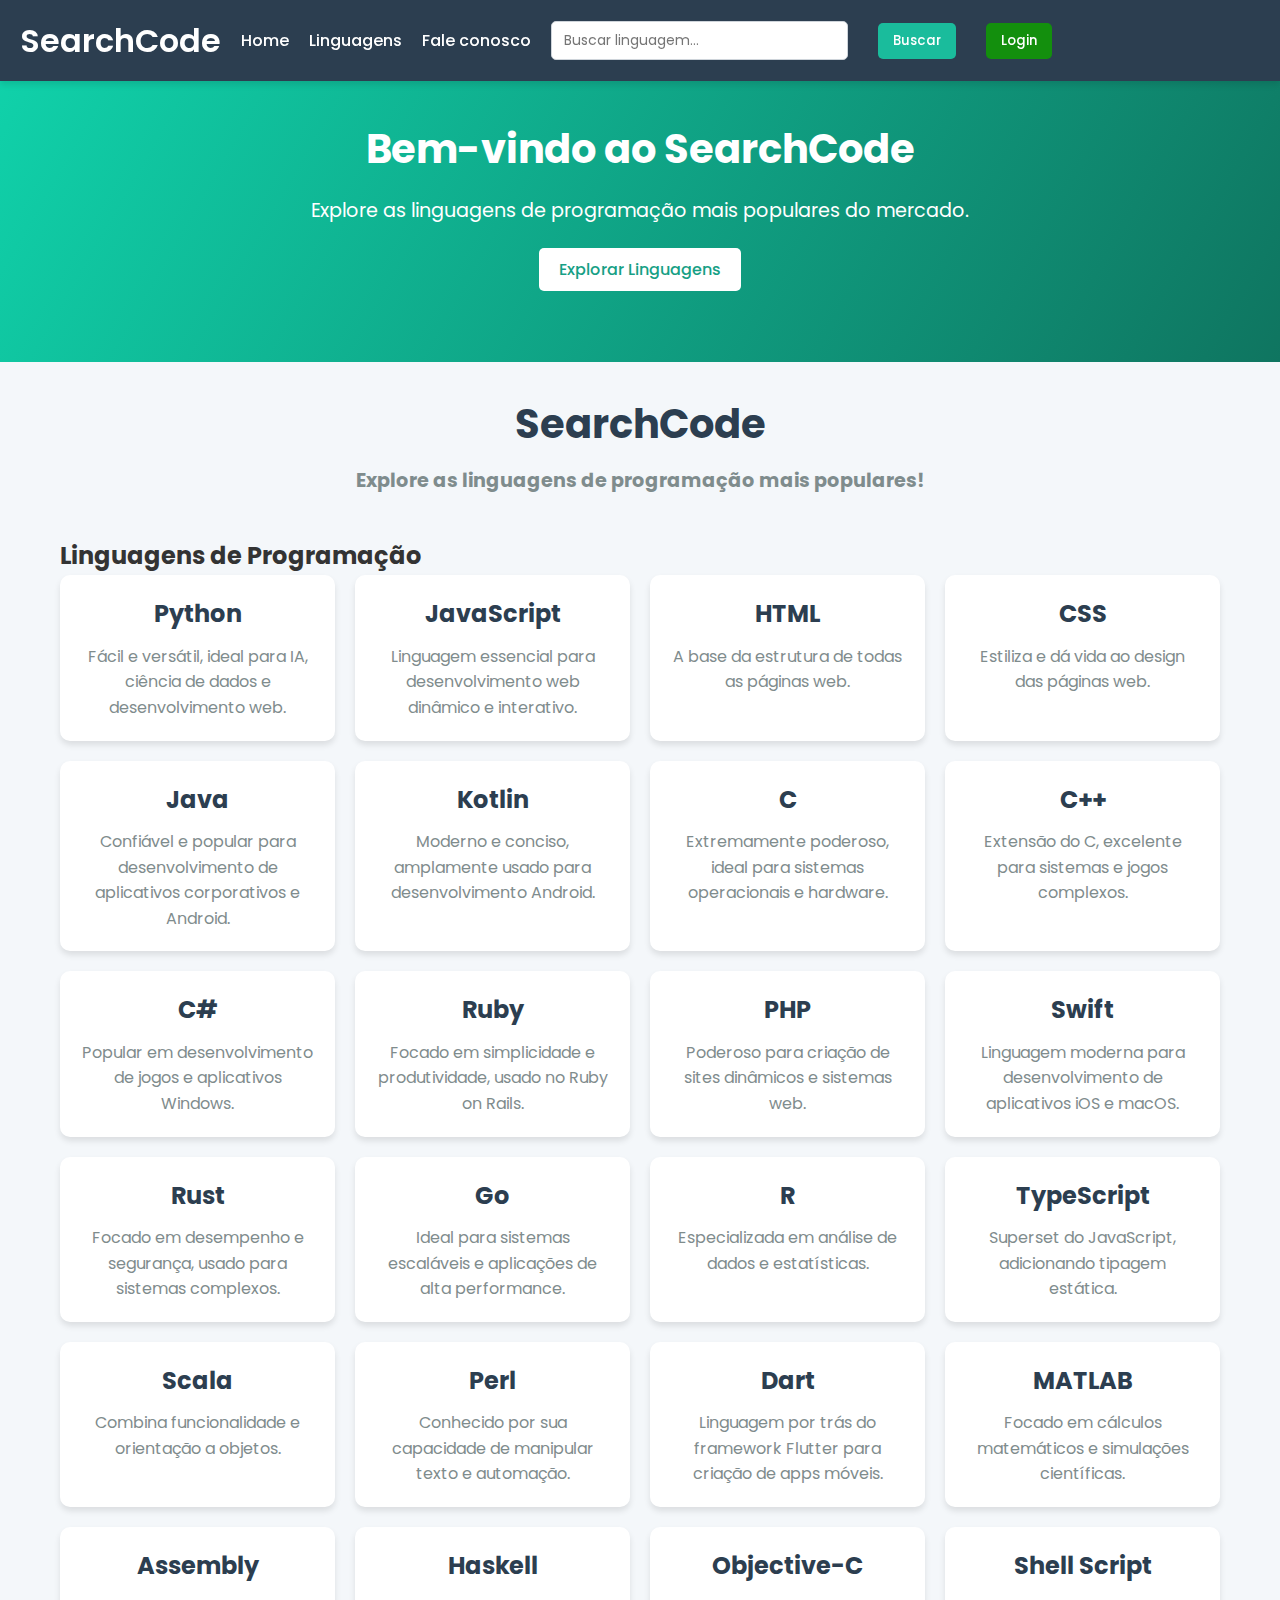
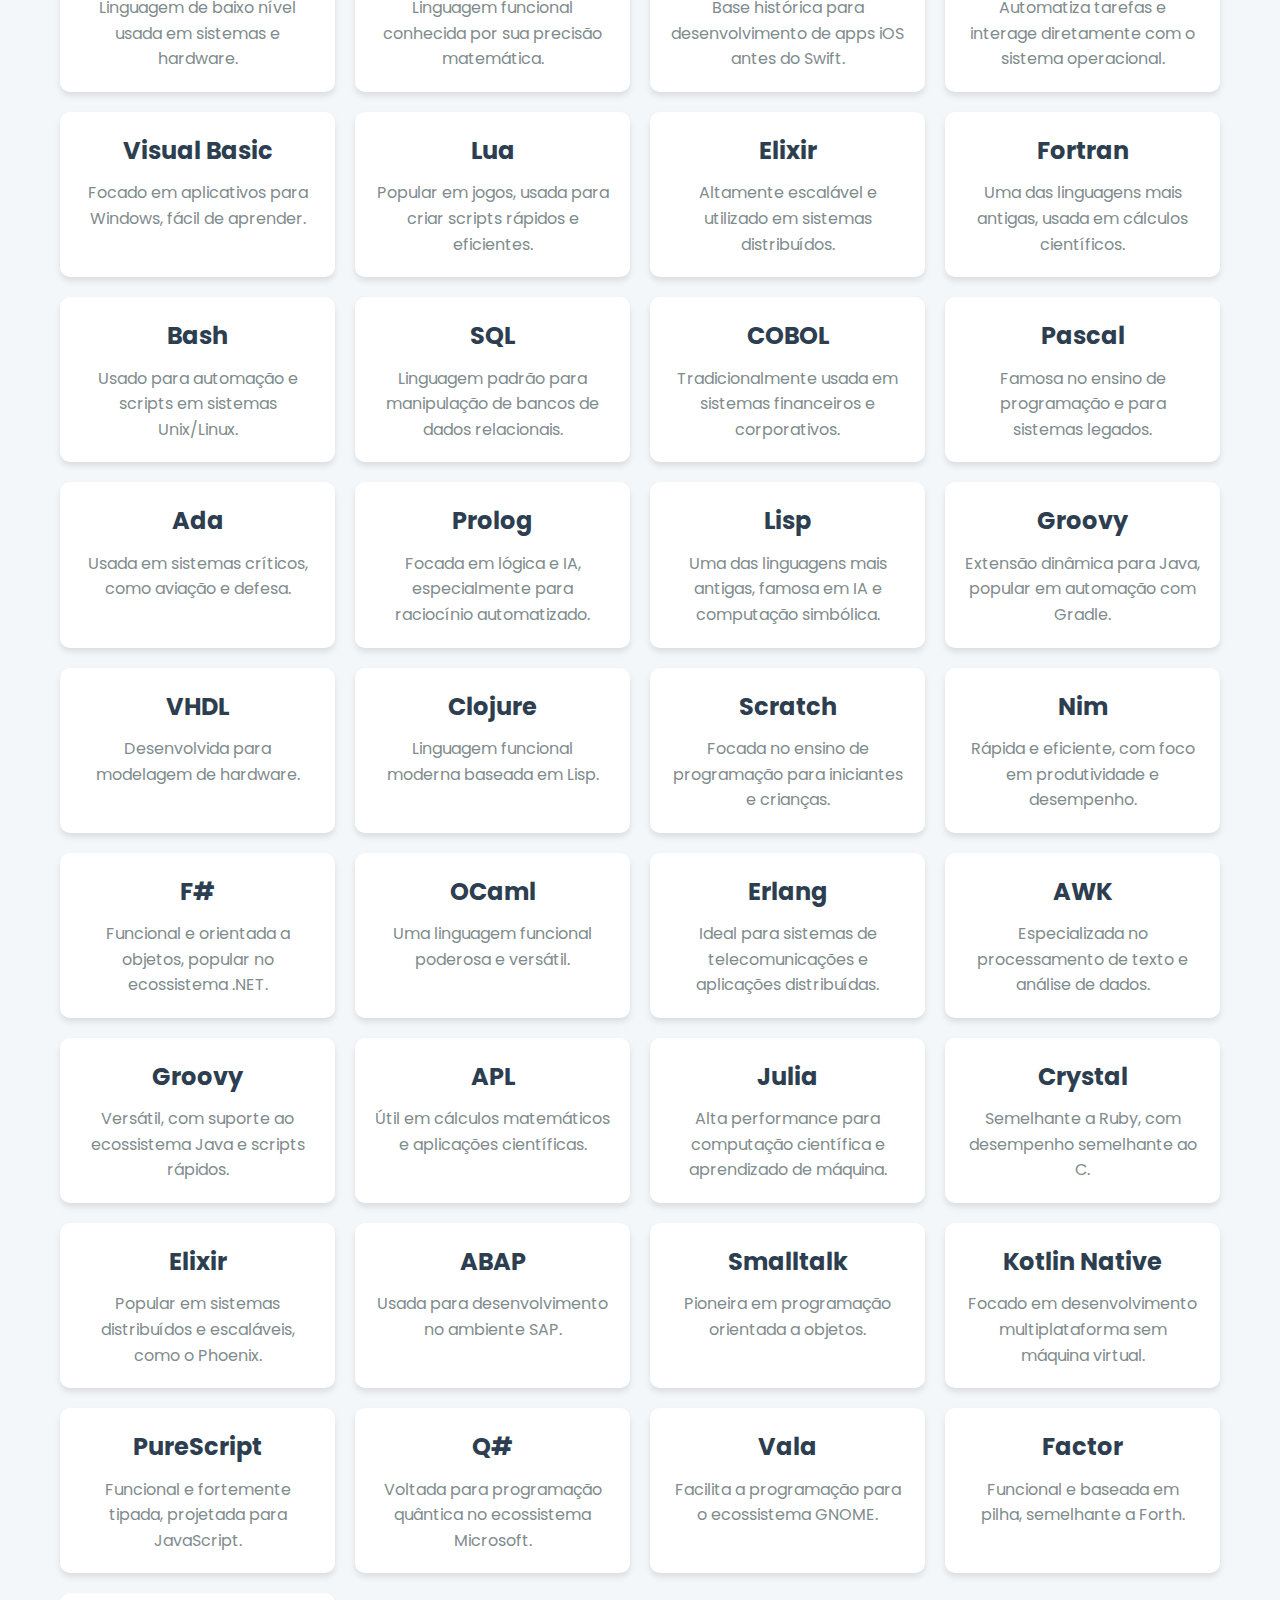
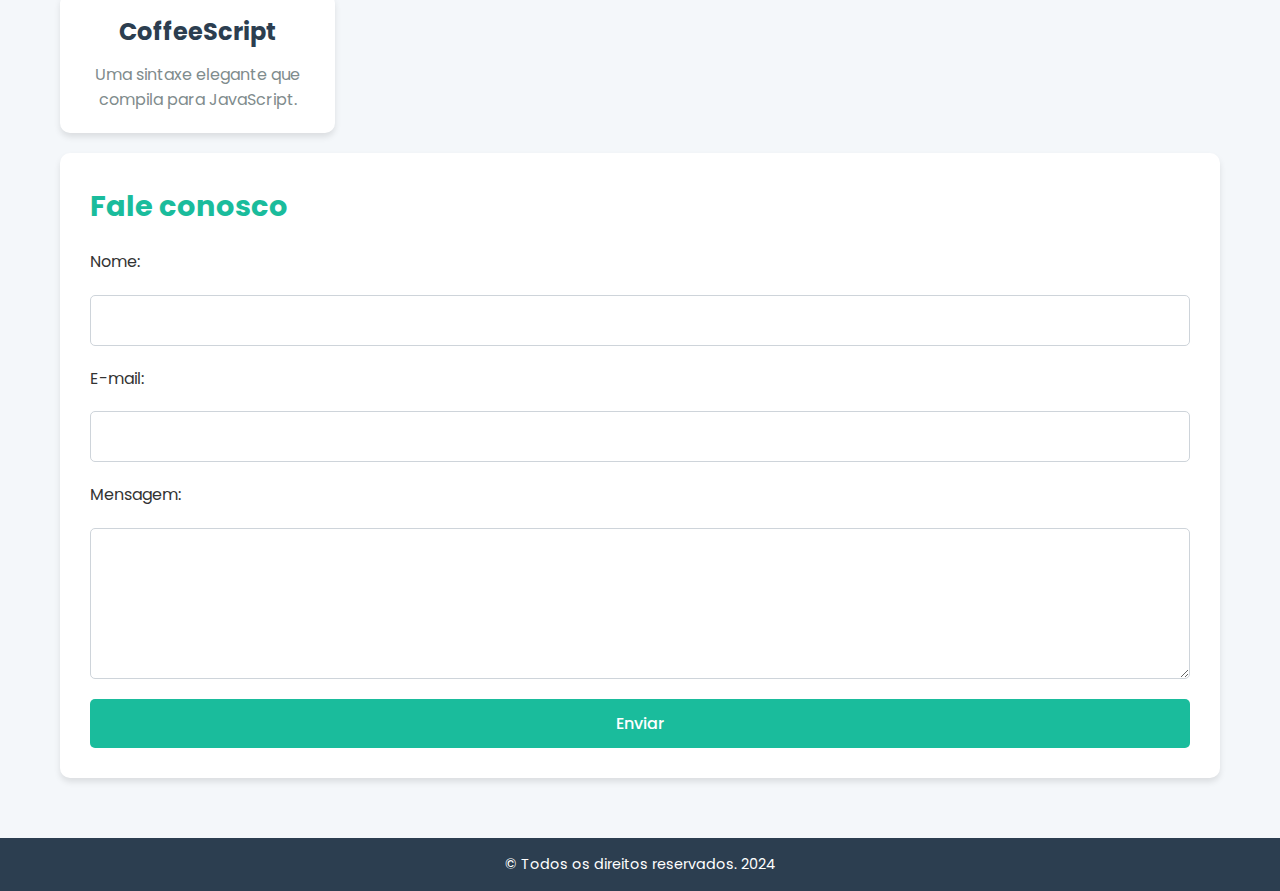
<file: SearchCode/SearchCode/index.html>
<!DOCTYPE html>
<html lang="pt-br">
  <head>
    <meta charset="UTF-8" />
    <meta name="viewport" content="width=device-width, initial-scale=1.0" />
    <meta
      name="description"
      content="Descrição do MySite. Explore diversas linguagens de programação!"
    />
    <link rel="icon" type="image/png" href="favicon.png">
    <link rel="stylesheet" href="style.css" />
    <title>SearchCode - Linguagens de Programação</title>
  </head>
  <body>
    <header id="header">
      <nav>
        <h1><a href="#banner">SearchCode</a></h1>
        <a href="#main">Home</a>
        <a href="#languages">Linguagens</a>
        <a href="#contact">Fale conosco</a>
        <input type="search" id="search" placeholder="Buscar linguagem..." />
        <button id="searchBtn">Buscar</button>
        <a href="/main/login/login.html"><button id="loginBtn">Login</button></a>
      </nav>
    </header>

    <!-- Banner -->
    <section class="banner" id="banner">
      <div class="banner-content">
        <h1>Bem-vindo ao SearchCode</h1>
        <p>Explore as linguagens de programação mais populares do mercado.</p>
        <a href="#languages" class="btn">Explorar Linguagens</a>
      </div>
    </section>
    <main id="main">
      <section id="title" class="title">
        <h1>SearchCode</h1>
        <h3>Explore as linguagens de programação mais populares!</h3>
      </section>

      <section class="languages" id="languages">
        <h2 class="section-title">Linguagens de Programação</h2>
        <div class="card-container">
          <div class="card" id="python">
            <h3>Python</h3>
            <p>
              Fácil e versátil, ideal para IA, ciência de dados e
              desenvolvimento web.
            </p>
          </div>
          <div class="card" id="javascript">
            <h3>JavaScript</h3>
            <p>
              Linguagem essencial para desenvolvimento web dinâmico e
              interativo.
            </p>
          </div>
          <div class="card" id="html">
            <h3>HTML</h3>
            <p>A base da estrutura de todas as páginas web.</p>
          </div>
          <div class="card" id="css">
            <h3>CSS</h3>
            <p>Estiliza e dá vida ao design das páginas web.</p>
          </div>
          <div class="card" id="java">
            <h3>Java</h3>
            <p>
              Confiável e popular para desenvolvimento de aplicativos
              corporativos e Android.
            </p>
          </div>
          <div class="card" id="kotlin">
            <h3>Kotlin</h3>
            <p>
              Moderno e conciso, amplamente usado para desenvolvimento Android.
            </p>
          </div>
          <div class="card" id="c">
            <h3>C</h3>
            <p>
              Extremamente poderoso, ideal para sistemas operacionais e
              hardware.
            </p>
          </div>
          <div class="card" id="cpp">
            <h3>C++</h3>
            <p>Extensão do C, excelente para sistemas e jogos complexos.</p>
          </div>
          <div class="card" id="csharp">
            <h3>C#</h3>
            <p>Popular em desenvolvimento de jogos e aplicativos Windows.</p>
          </div>
          <div class="card" id="ruby">
            <h3>Ruby</h3>
            <p>
              Focado em simplicidade e produtividade, usado no Ruby on Rails.
            </p>
          </div>
          <div class="card" id="php">
            <h3>PHP</h3>
            <p>Poderoso para criação de sites dinâmicos e sistemas web.</p>
          </div>
          <div class="card" id="swift">
            <h3>Swift</h3>
            <p>
              Linguagem moderna para desenvolvimento de aplicativos iOS e macOS.
            </p>
          </div>
          <div class="card" id="rust">
            <h3>Rust</h3>
            <p>
              Focado em desempenho e segurança, usado para sistemas complexos.
            </p>
          </div>
          <div class="card" id="go">
            <h3>Go</h3>
            <p>
              Ideal para sistemas escaláveis e aplicações de alta performance.
            </p>
          </div>
          <div class="card" id="r">
            <h3>R</h3>
            <p>Especializada em análise de dados e estatísticas.</p>
          </div>
          <div class="card" id="typescript">
            <h3>TypeScript</h3>
            <p>Superset do JavaScript, adicionando tipagem estática.</p>
          </div>
          <div class="card" id="scala">
            <h3>Scala</h3>
            <p>Combina funcionalidade e orientação a objetos.</p>
          </div>
          <div class="card" id="perl">
            <h3>Perl</h3>
            <p>Conhecido por sua capacidade de manipular texto e automação.</p>
          </div>
          <div class="card" id="dart">
            <h3>Dart</h3>
            <p>
              Linguagem por trás do framework Flutter para criação de apps
              móveis.
            </p>
          </div>
          <div class="card" id="matlab">
            <h3>MATLAB</h3>
            <p>Focado em cálculos matemáticos e simulações científicas.</p>
          </div>
          <div class="card" id="assembly">
            <h3>Assembly</h3>
            <p>Linguagem de baixo nível usada em sistemas e hardware.</p>
          </div>
          <div class="card" id="haskell">
            <h3>Haskell</h3>
            <p>Linguagem funcional conhecida por sua precisão matemática.</p>
          </div>
          <div class="card" id="objective-c">
            <h3>Objective-C</h3>
            <p>
              Base histórica para desenvolvimento de apps iOS antes do Swift.
            </p>
          </div>
          <div class="card" id="shell-script">
            <h3>Shell Script</h3>
            <p>
              Automatiza tarefas e interage diretamente com o sistema
              operacional.
            </p>
          </div>
          <div class="card" id="visual-basic">
            <h3>Visual Basic</h3>
            <p>Focado em aplicativos para Windows, fácil de aprender.</p>
          </div>
          <div class="card" id="lua">
            <h3>Lua</h3>
            <p>
              Popular em jogos, usada para criar scripts rápidos e eficientes.
            </p>
          </div>
          <div class="card" id="elixir">
            <h3>Elixir</h3>
            <p>Altamente escalável e utilizado em sistemas distribuídos.</p>
          </div>
          <div class="card" id="fortran">
            <h3>Fortran</h3>
            <p>
              Uma das linguagens mais antigas, usada em cálculos científicos.
            </p>
          </div>
          <div class="card" id="bash">
            <h3>Bash</h3>
            <p>Usado para automação e scripts em sistemas Unix/Linux.</p>
          </div>
          <div class="card" id="sql">
            <h3>SQL</h3>
            <p>
              Linguagem padrão para manipulação de bancos de dados relacionais.
            </p>
          </div>
          <div class="card" id="cobol">
            <h3>COBOL</h3>
            <p>
              Tradicionalmente usada em sistemas financeiros e corporativos.
            </p>
          </div>
          <div class="card" id="pascal">
            <h3>Pascal</h3>
            <p>Famosa no ensino de programação e para sistemas legados.</p>
          </div>
          <div class="card" id="ada">
            <h3>Ada</h3>
            <p>Usada em sistemas críticos, como aviação e defesa.</p>
          </div>
          <div class="card" id="prolog">
            <h3>Prolog</h3>
            <p>
              Focada em lógica e IA, especialmente para raciocínio automatizado.
            </p>
          </div>
          <div class="card" id="lisp">
            <h3>Lisp</h3>
            <p>
              Uma das linguagens mais antigas, famosa em IA e computação
              simbólica.
            </p>
          </div>
          <div class="card" id="groovy">
            <h3>Groovy</h3>
            <p>Extensão dinâmica para Java, popular em automação com Gradle.</p>
          </div>
          <div class="card" id="vhdl">
            <h3>VHDL</h3>
            <p>Desenvolvida para modelagem de hardware.</p>
          </div>
          <div class="card" id="clojure">
            <h3>Clojure</h3>
            <p>Linguagem funcional moderna baseada em Lisp.</p>
          </div>
          <div class="card" id="scratch">
            <h3>Scratch</h3>
            <p>Focada no ensino de programação para iniciantes e crianças.</p>
          </div>
          <div class="card" id="nim">
            <h3>Nim</h3>
            <p>Rápida e eficiente, com foco em produtividade e desempenho.</p>
          </div>
          <div class="card" id="fsharp">
            <h3>F#</h3>
            <p>Funcional e orientada a objetos, popular no ecossistema .NET.</p>
          </div>
          <div class="card" id="ocaml">
            <h3>OCaml</h3>
            <p>Uma linguagem funcional poderosa e versátil.</p>
          </div>
          <div class="card" id="erlang">
            <h3>Erlang</h3>
            <p>
              Ideal para sistemas de telecomunicações e aplicações distribuídas.
            </p>
          </div>
          <div class="card" id="awk">
            <h3>AWK</h3>
            <p>Especializada no processamento de texto e análise de dados.</p>
          </div>
          <div class="card" id="groovy">
            <h3>Groovy</h3>
            <p>Versátil, com suporte ao ecossistema Java e scripts rápidos.</p>
          </div>
          <div class="card" id="apl">
            <h3>APL</h3>
            <p>Útil em cálculos matemáticos e aplicações científicas.</p>
          </div>
          <div class="card" id="julia">
            <h3>Julia</h3>
            <p>
              Alta performance para computação científica e aprendizado de
              máquina.
            </p>
          </div>
          <div class="card" id="crystal">
            <h3>Crystal</h3>
            <p>Semelhante a Ruby, com desempenho semelhante ao C.</p>
          </div>
          <div class="card" id="elixir">
            <h3>Elixir</h3>
            <p>
              Popular em sistemas distribuídos e escaláveis, como o Phoenix.
            </p>
          </div>
          <div class="card" id="abap">
            <h3>ABAP</h3>
            <p>Usada para desenvolvimento no ambiente SAP.</p>
          </div>
          <div class="card" id="smalltalk">
            <h3>Smalltalk</h3>
            <p>Pioneira em programação orientada a objetos.</p>
          </div>
          <div class="card" id="kotlin-native">
            <h3>Kotlin Native</h3>
            <p>
              Focado em desenvolvimento multiplataforma sem máquina virtual.
            </p>
          </div>
          <div class="card" id="purescript">
            <h3>PureScript</h3>
            <p>Funcional e fortemente tipada, projetada para JavaScript.</p>
          </div>
          <div class="card" id="qsharp">
            <h3>Q#</h3>
            <p>Voltada para programação quântica no ecossistema Microsoft.</p>
          </div>
          <div class="card" id="vala">
            <h3>Vala</h3>
            <p>Facilita a programação para o ecossistema GNOME.</p>
          </div>
          <div class="card" id="factor">
            <h3>Factor</h3>
            <p>Funcional e baseada em pilha, semelhante a Forth.</p>
          </div>
          <div class="card" id="coffeescript">
            <h3>CoffeeScript</h3>
            <p>Uma sintaxe elegante que compila para JavaScript.</p>
          </div>
        </div>
      </section>
      <section class="contact" id="contact">
        <h3>Fale conosco</h3>
        <form id="contactForm">
          <label for="name">Nome:</label>
          <input type="text" id="name" name="name" required />
          <label for="email">E-mail:</label>
          <input type="email" id="email" name="email" required />
          <label for="message">Mensagem:</label>
          <textarea id="message" name="message" rows="5" required></textarea>
          <button type="submit">Enviar</button>
        </form>
      </section>
    </main>
    <footer>
      <p>&copy; Todos os direitos reservados. 2024</p>
    </footer>
    <script src="script.js"></script>
  </body>
</html>
</file>
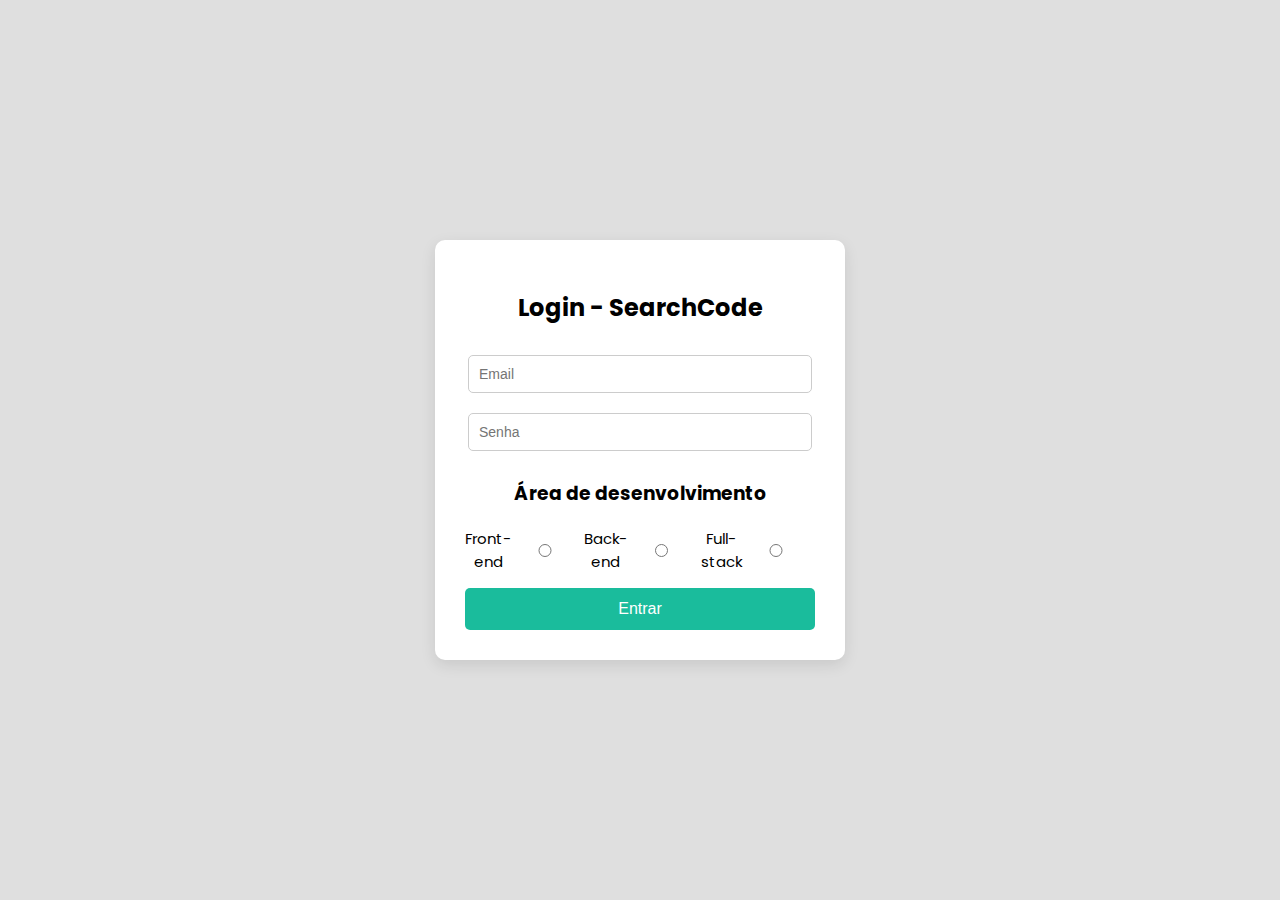
<file: SearchCode/login/login.html>
<!DOCTYPE html>
<html lang="en">
  <head>
    <meta charset="UTF-8" />
    <meta name="viewport" content="width=device-width, initial-scale=1.0" />
    <link rel="stylesheet" href="style.css" />
    <title>Login - SearchCode</title>
  </head>
  <body>
    <form id="main">
        <h2>Login - SearchCode</h2>
        <input type="email" name="email" placeholder="Email" required autocomplete="username" />
        <input type="password" name="password" placeholder="Senha" required autocomplete="current-password" />
        <h3>Área de desenvolvimento</h3>
        <div id="desenvolpment">
          <label for="front-end">Front-end</label>
          <input type="radio" name="dev" id="front-end" value="front-end" required />
          <label for="back-end">Back-end</label>
          <input type="radio" name="dev" id="back-end" value="back-end" required />
          <label for="full">Full-stack</label>
          <input type="radio" name="dev" id="full" value="full" required />
        </div>
        <button type="submit">Entrar</button>
    </form>
  </body>
</html>
</file>
<file: SearchCode/login/style.css>
@import url("https://fonts.googleapis.com/css2?family=Poppins:wght@300;400;500;600;700&display=swap");

body {
  font-family: "Poppins", sans-serif;
  background: #dfdfdf;
  display: flex;
  justify-content: center;
  align-items: center;
  height: 100vh;
  margin: 0;
}

#main {
  background-color: #fff;
  border-radius: 10px;
  box-shadow: 0 5px 15px rgba(0, 0, 0, 0.1);
  width: 100%;
  max-width: 350px;
  padding: 30px;
  text-align: center;
}

input {
  width: 92%;
  padding: 10px;
  margin: 10px 0;
  border-radius: 5px;
  border: 1px solid #ccc;
  font-size: 14px;
}

input:focus {
  border-color: #1abc9c;
  outline: none;
}

#desenvolpment {
  display: flex;
  justify-content: space-between;
  align-items: center;
  margin: 15px 0;
}

input[type="radio"] {
  margin-right: 5px;
}

label {
  font-size: 15px;
  display: flex;
  align-items: center;
  gap: 5px;
}

button {
  background-color: #1abc9c;
  color: #fff;
  padding: 12px;
  width: 100%;
  border: none;
  border-radius: 5px;
  cursor: pointer;
  font-size: 16px;
  transition: all 0.4s ease;
}

button:hover {
  background-color: #16987e;
}
</file>
<file: SearchCode/SearchCode/style.css>
/* Importação de fontes */
@import url("https://fonts.googleapis.com/css2?family=Poppins:wght@300;400;500;600;700&display=swap");

/* Reset estilos */
* {
  margin: 0;
  padding: 0;
  box-sizing: border-box;
  font-family: "Poppins", sans-serif;
}

html {
  scroll-behavior: smooth;
  scroll-padding-top: 72px;
}

/* Corpo */
body {
  background-color: #f4f7fa;
  color: #333;
  line-height: 1.6;
  overflow-x: hidden;
}

/* Cabeçalho */
header {
  background: #2c3e50;
  padding: 15px 20px;
  box-shadow: 0 4px 6px rgba(0, 0, 0, 0.1);
  display: flex;
  justify-content: space-between;
  align-items: center;
  flex-wrap: wrap;
  position: fixed;
  top: 0;
  left: 0;
  width: 100%;
  z-index: 100000;
}

header nav {
  display: flex;
  gap: 20px;
  align-items: center;
}

header h1 a {
  color: #ffffff;
  font-weight: 600;
}

header h1 a:hover {
  color: #ffffff;
}

header a {
  color: #ffffff;
  text-decoration: none;
  font-weight: 500;
  transition: color 0.3s ease;
}

header a:hover {
  color: #1abc9c;
}

header input#search {
  padding: 8px 12px;
  border: 1px solid #ced4da;
  border-radius: 5px;
  font-size: 14px;
  margin-right: 10px;
}

header button#searchBtn {
  padding: 8px 15px;
  background-color: #1abc9c;
  color: white;
  border: none;
  border-radius: 5px;
  cursor: pointer;
  font-weight: 500;
  transition: background-color 0.5s ease;
  margin-right: 10px;
}

header button#searchBtn:hover {
  background-color: #148d75;
}

#loginBtn {
  padding: 8px 15px;
  background-color: #138f0d;
  color: white;
  border: none;
  border-radius: 5px;
  cursor: pointer;
  font-weight: 500;
  transition: background-color 0.5s ease;
}

#loginBtn:hover {
  background-color: #0f640a;
}

.banner {
  background: linear-gradient(120deg, #10d4ac, #0f7560);
  color: white;
  padding: 80px 20px;
  text-align: center;
}

.banner h1 {
  font-size: 2.5rem;
  margin-bottom: 15px;
  margin-top: 37px;
}

.banner p {
  font-size: 1.2rem;
  margin-bottom: 30px;
}

.banner .btn {
  background: #ffffff;
  color: #16a085;
  padding: 10px 20px;
  text-decoration: none;
  border-radius: 5px;
  font-weight: 500;
  transition: background-color 1s ease, color 1s ease;
}

.banner .btn:hover {
  background: #187d69;
  color: white;
}

main {
  padding: 30px 20px;
  max-width: 1200px;
  margin: 0 auto;
}

main .title {
  text-align: center;
  margin-bottom: 40px;
}

main .title h1 {
  font-size: 2.5rem;
  color: #2c3e50;
  margin-bottom: 10px;
}

main .title h3 {
  font-size: 1.2rem;
  color: #7f8c8d;
}

.languages .card-container {
  display: grid;
  grid-template-columns: repeat(auto-fit, minmax(250px, 1fr));
  gap: 20px;
}

.languages .card {
  background: #ffffff;
  border-radius: 10px;
  box-shadow: 0 4px 6px rgba(0, 0, 0, 0.1);
  padding: 20px;
  text-align: center;
  transition: transform 0.3s ease, box-shadow 0.3s ease;
}

.languages .card p {
  overflow-wrap: break-word;
  text-align: center;
}

.languages .card:hover {
  transform: translateY(-5px);
  box-shadow: 0 6px 10px rgba(0, 0, 0, 0.15);
}

.languages .card h3 {
  font-size: 1.5rem;
  color: #2c3e50;
  margin-bottom: 10px;
}

.languages .card p {
  font-size: 1rem;
  color: #7f8c8d;
}

.contact {
  background-color: #ffffff;
  padding: 30px;
  border-radius: 10px;
  box-shadow: 0 4px 6px rgba(0, 0, 0, 0.1);
  margin-top: 20px;
}

.contact h3 {
  font-size: 1.8rem;
  color: #1abc9c;
  margin-bottom: 20px;
}

.contact form {
  display: flex;
  flex-direction: column;
  gap: 20px;
}

.contact input,
.contact textarea,
.contact button {
  padding: 12px;
  border-radius: 5px;
  border: 1px solid #ced4da;
  font-size: 1rem;
}

.contact input:focus,
.contact textarea:focus {
  border-color: #1abc9c;
  outline: none;
}

.contact button {
  background-color: #1abc9c;
  color: white;
  border: none;
  cursor: pointer;
  font-weight: 500;
  transition: background-color 0.3s ease;
}

.contact button:hover {
  background-color: #16a085;
}

/* Rodapé */
footer {
  background-color: #2c3e50;
  color: #ffffff;
  text-align: center;
  padding: 15px;
  margin-top: 30px;
  font-size: 0.9rem;
}

.highlight {
  background-color: #ff0; 
  border: 4px solid #ff0;
  padding: 10px;
}
</file>
